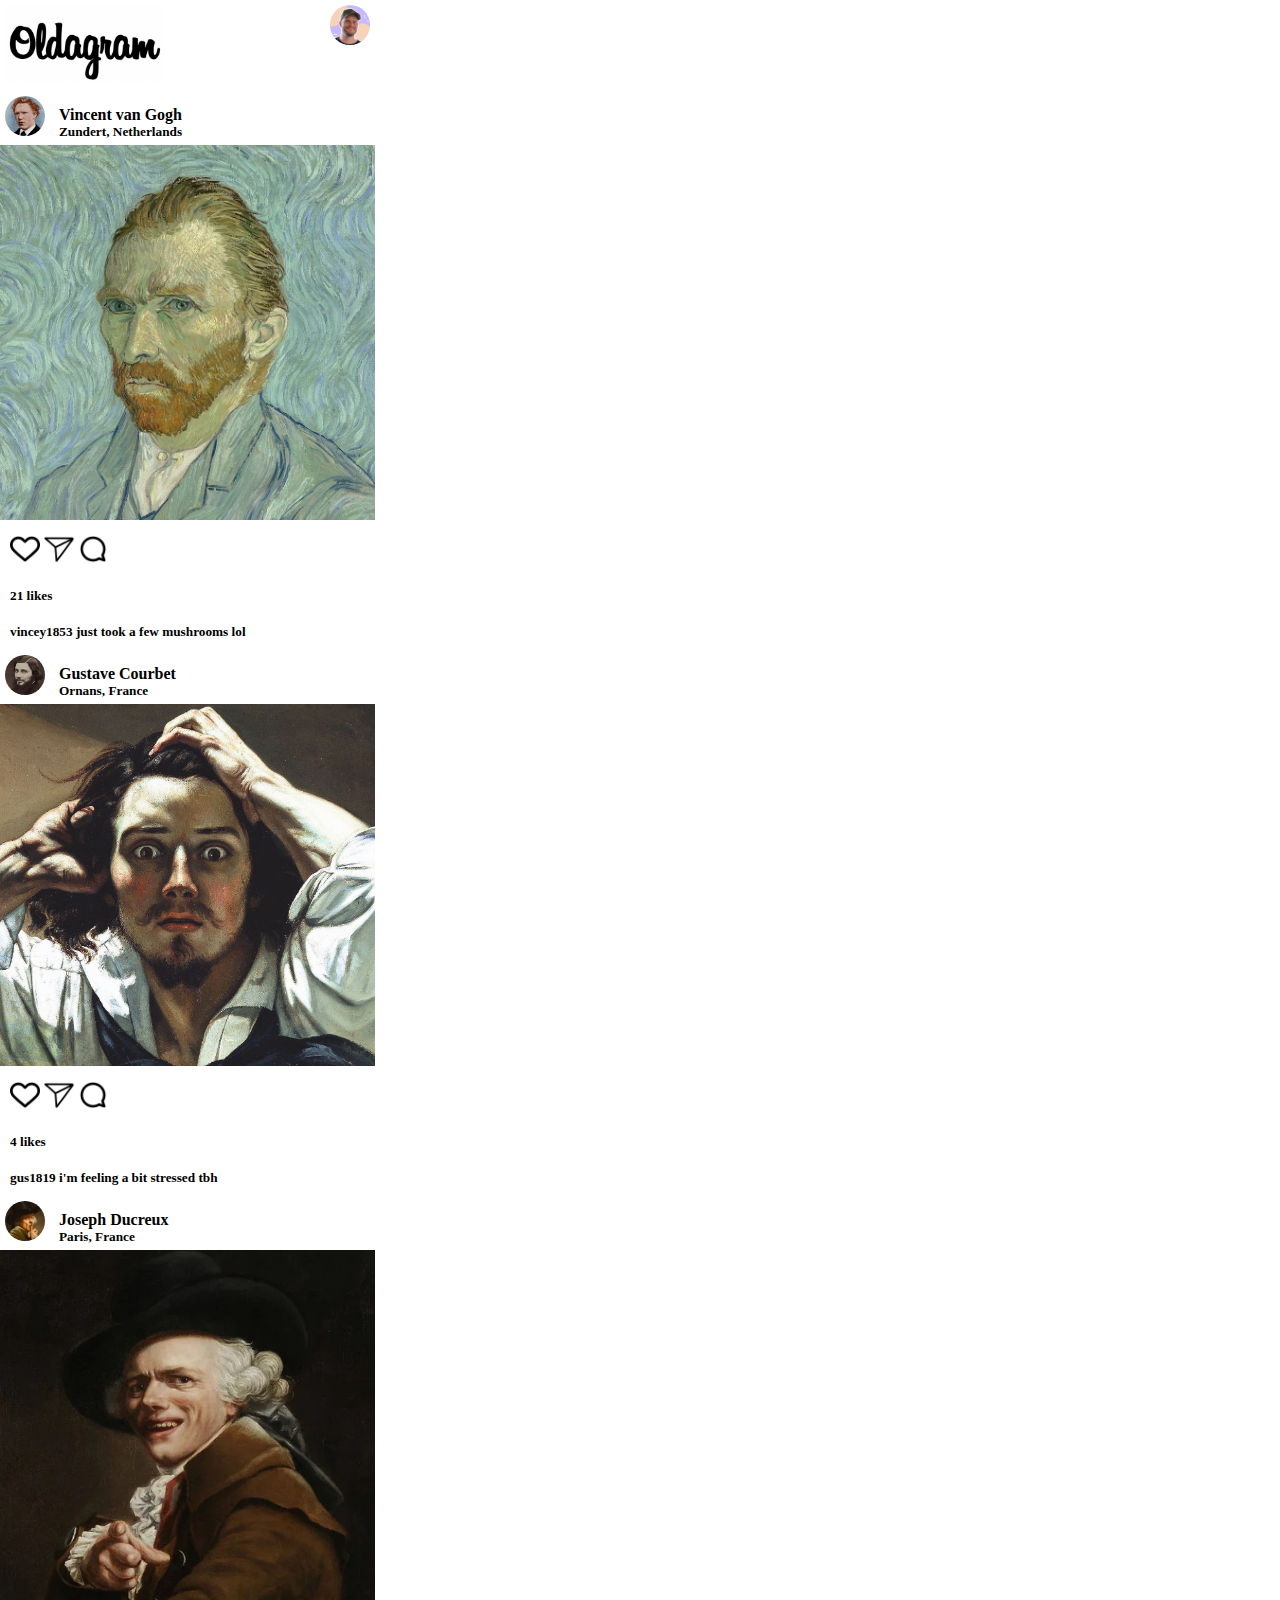
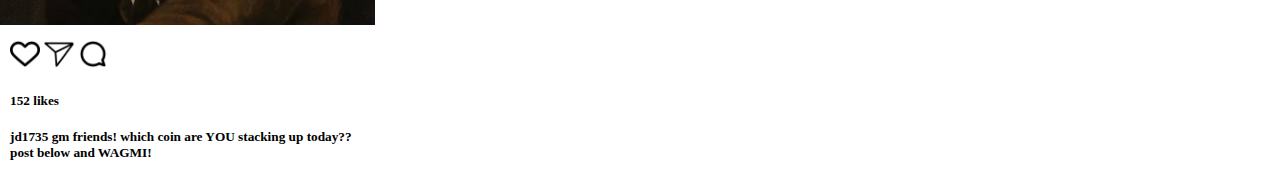
<file: oldagram/index.html>
<!DOCTYPE html>
<html lang="en">
    <head>
        <meta charset="UTF-8">
        <meta http-equiv="X-UA-Compatible" content="IE=edge">
        <meta name="viewport" content="width=device-width, initial-scale=1.0">
        <title>Oldagram</title>
        <!-- <link rel="stylesheet" href="https://cdnjs.cloudflare.com/ajax/libs/normalize/8.0.1/normalize.css"> -->
        <link rel="stylesheet" href="index.css">
        <!-- <link href="https://fonts.googleapis.com/css2?family=Happy+Monkey&family=Roboto:wght@300;700&display=swap" rel="stylesheet"> -->
    </head>
    <body>
        <div class="oldagram">
            <div class="profile-section">
                <div class="logo">
                    <img src="images/logo.png" alt="" class="logo">
                </div>
                <div class="avater-profile">
                    <img src="images/user-avatar.png" alt="" class="avater-profile">
                </div>
            </div>
            <div id="contents">
            </div>
        </div>
        <script src="index.js"></script>
    </body>
</html>
</file>
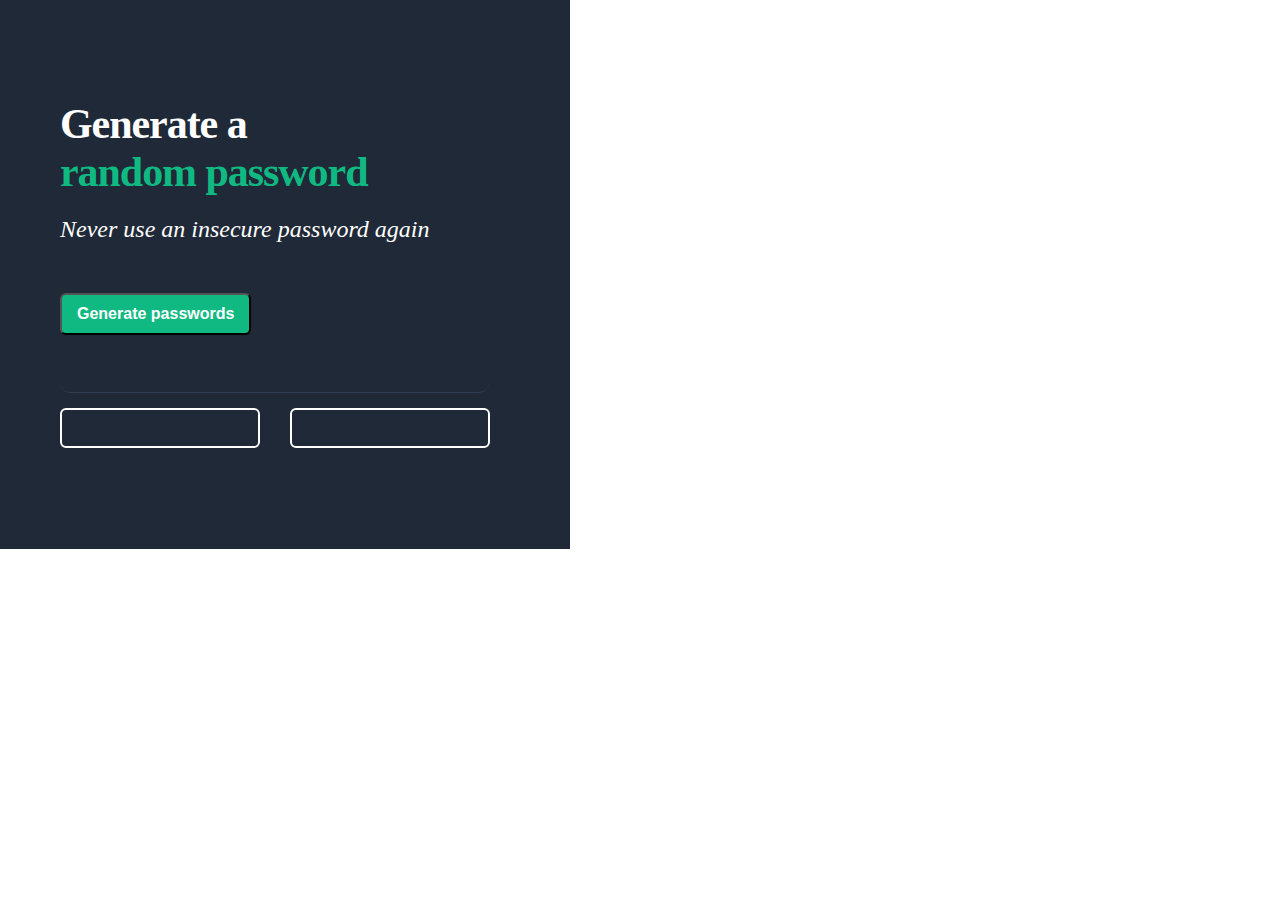
<file: random-password/index.html>
<!DOCTYPE html>
<html lang="en">
<head>
    <meta charset="UTF-8">
    <meta http-equiv="X-UA-Compatible" content="IE=edge">
    <meta name="viewport" content="width=device-width, initial-scale=1.0">
    <link rel="stylesheet" href="index.css">
    <title>GENERATE-RANDOM-PASSWORD</title>
</head>
<body>
    <div id="main-div">
        <h1 id="h1-header">Generate a <br><span id="ran-pwd-txt">random password</span></h1>
        <p id="p-txt">Never use an insecure password again</p>

        <div id="gen-pwd-div">
            <div>
                <button id="gen-pwd-btn" onclick="generateRandomoPassword()">Generate passwords</button>
            </div>
            <div>
                <input id="pwd-txt-field" type="text">
            </div>
        </div>

        <div id="ran-pwd-div">
            <div>
                <button id="ran-pwd-one" onclick="selectPwd()"></button>
            </div>
            <div>
                <button id="ran-pwd-two" onclick="selectPwd()"></button>
            </div>
        </div>        
    </div>
    
    <script src="index.js"></script>
</body>
</html>
</file>
<file: oldagram/index.css>
body {
    margin: 0;
    padding: 0;
}

.oldagram, .header, #contents, .icon-div {
    display: flex;
}

.oldagram, #contents {
    flex-direction: column;
    justify-content: space-between;
}

.oldagram {
    justify-items: center;

    width: 375px;
    height: 550px;

    background-color: #f3eefe;
}

#contents {
    background-color: #fff;
}

.profile-section {
    display: flex;
    justify-content: space-between;

    padding: 5px;
    background-color: #fff;
}

.logo {
    width: 160px;
}

.avater-profile {
    width: 40px;
    height: 40px;
    
    /* line-height: 120px; */

    border-radius: 50%;
}

.icon-div {
    padding: 10px;
}

.icon-img {
    width: 30px;
    height: 30px;
}

.avatar {
    width: 40px;
    height: 40px;
    border-radius: 50%;
}

.avatar-div,
.name-div {
    display: inline-block;
    padding: 5px;
}

h4, h5 {
    margin: 0;
}

.post-img {
    width: 375px;
}

#likes, #comment {
    padding: 10px;
}
</file>
<file: random-password/index.css>
:root {
    --bright: #fff;
    --dark: #1F2937;
    --darker: #000;
    --green: #10B981;

    --normalsize: 16px;
    --mediumsize: 24px;
    --largesize: 42px;

    --normalbold: 400;
    --mediumbold: 600;
    --highbold: 800;
}

* {
    margin: 0;
    text-align: left;
}

#main-div {
    margin: 0px auto auto 0px;
    padding: 100px 60px;
    width: 450px;
    
    background: var(--dark);
}

#h1-header {
    width:350px;

    color: var(--bright);

    font-family: 'Karla';
    font-style: normal;
    font-weight: var(--highbold);
    font-size: var(--largesize);
    
    letter-spacing: -0.025em;
}

#ran-pwd-txt {
    color: var(--green);
}

#p-txt {
    margin: 20px 0 50px;
    width: 400px;
    
    color: var(--bright);
    
    font-style: italic;
    font-size: var(--mediumsize);
}

#gen-pwd-div, #ran-pwd-div {
    display: flex;
}

#gen-pwd-div {
    flex-direction: column;
}

#gen-pwd-btn {
    padding: 10px 15px;
    
    color: var(--bright);
    background: var(--green);

    text-align: center;

    font-size: var(--noramlsize);
    font-weight: var(--mediumbold);
    
    box-shadow: 0px 1px 2px rgba(0, 0, 0, 0.05);
    border-radius: 6px;
}

#pwd-txt-field {
    margin: 15px 0;
    width: 425px;
    height: 40px;
    
    color: var(--bright);    
    background: var(--dark);
    
    font-weight: var(--normalbold);
    font-size: var(--normalsize);
    
    border: none;
    border-radius: 10px;
    border-bottom: 1px solid #2F3E53;
}

#ran-pwd-one, #ran-pwd-two {
    width: 200px;
    height: 40px;

    background: var(--dark);
    color: var(--bright);
    
    text-align: center;

    font-size: var(--normalsize);
    font-weight: var(--noramalbold);

    border: 2px solid var(--bright);
    border-radius: 6px;
}

#ran-pwd-one {
    margin-right: 30px;
}
</file>
